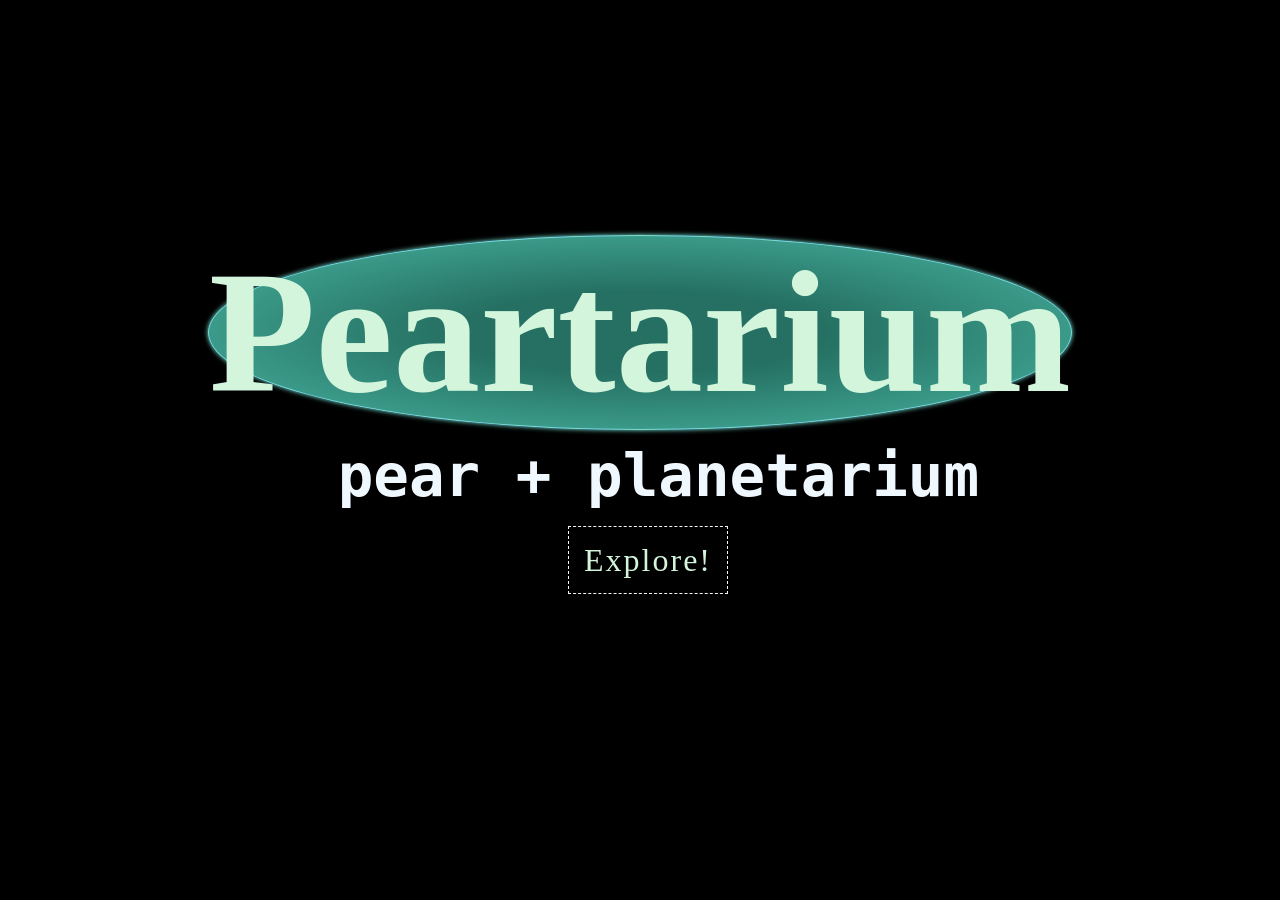
<file: index.html>
<!DOCTYPE html>
<html lang="en">
<head>
    <meta charset="UTF-8">
    <title>peartarium</title>
    <link rel="stylesheet" href="start.css">
    <link rel="icon" href="pear.png">
</head>
<body>
    <div class="title-box">
        <h1 id="title"><mark>Peartarium</mark></h1>
        <h4 id="explain">pear + planetarium</h4>
        <a href="planets.html" class="explore">Explore!</a>
    </div>
    
</body>
</html>
</file>
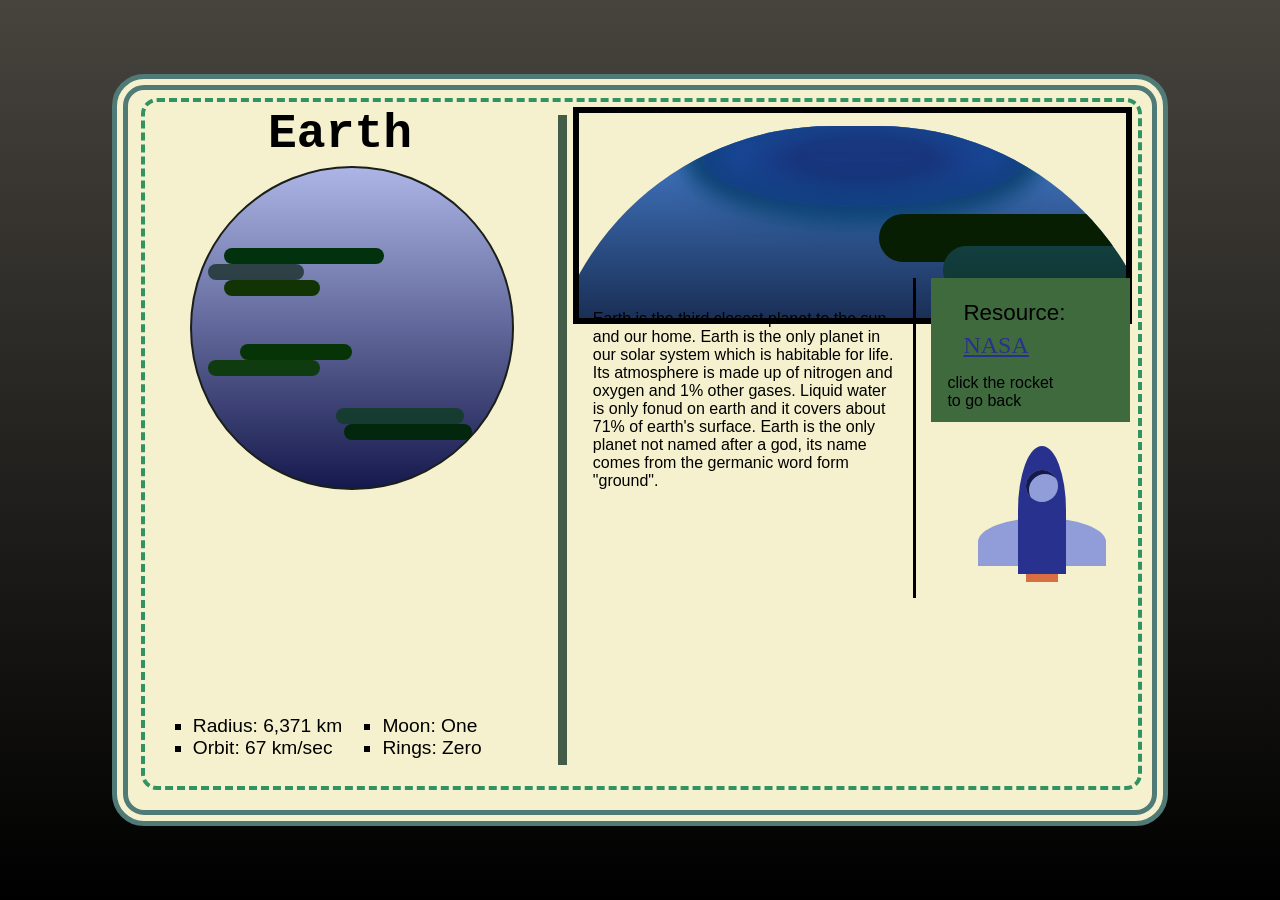
<file: earth.html>
<!DOCTYPE html>
<html lang="en">
<head>
    <meta charset="UTF-8">
    <title>venus</title>
    <link rel="stylesheet" href="earth.css">
    <link rel="icon" href="pear.png">
</head>
<body>
    <div class="letter">
        <div class="letter-wrap">
            <aside class="side">
            <h2>Earth</h2>
            <div class="earth">
                <div id="h1"></div>
                <div id="h2"></div>
                <div id="h3"></div>
                <div id="h4"></div>
            </div>
            </aside>
            <div class="facts">
                <ul>
                <li>Radius: 6,371 km</li>
                <li>Orbit: 67 km/sec</li>
                <li>Moon: One</li>
                <li>Rings: Zero</li>
                </ul>
            </div>
            <div class="window">
                <div id="planet-view">
                    <div id="h5"></div>
                    <div id="h6"></div>
                </div>
            </div>
            <div class="text-wrap">
                <p id="text">Earth is the third closest planet to the sun and our home.
                    Earth is the only planet in our solar system which is habitable for life.
                    Its atmosphere is made up of nitrogen and oxygen and 1% other gases.
                    Liquid water is only fonud on earth and it covers about 71% of earth's surface.
                    Earth is the only planet not named after a god, its name comes from the germanic word form "ground".
                </p>
            </div>
            <div class="src-box">
            <p style="font-size: 1.4rem; position: absolute; left: 2rem; order: -1; font-family: 'Lucida Sans Unicode', Geneva, Verdana, sans-serif;">Resource:</p>
            <a href="https://science.nasa.gov/earth/facts/" id="sources">NASA</a> 
            <p style="position: relative; top:5rem; left: 1rem; font-family:'Lucida Sans Unicode', Geneva, Verdana, sans-serif;">click the rocket <br> to go back</p>
            </div>
            <a href="planets.html">
            <div class="rocket-box">
                <div class="rocket"></div>
                <div class="wings"></div>
                <div class="fire"></div>
                <div class="rocket-window"></div>
            </div>
            </a>
        </div>
    </div>
</body>
</html>
</file>
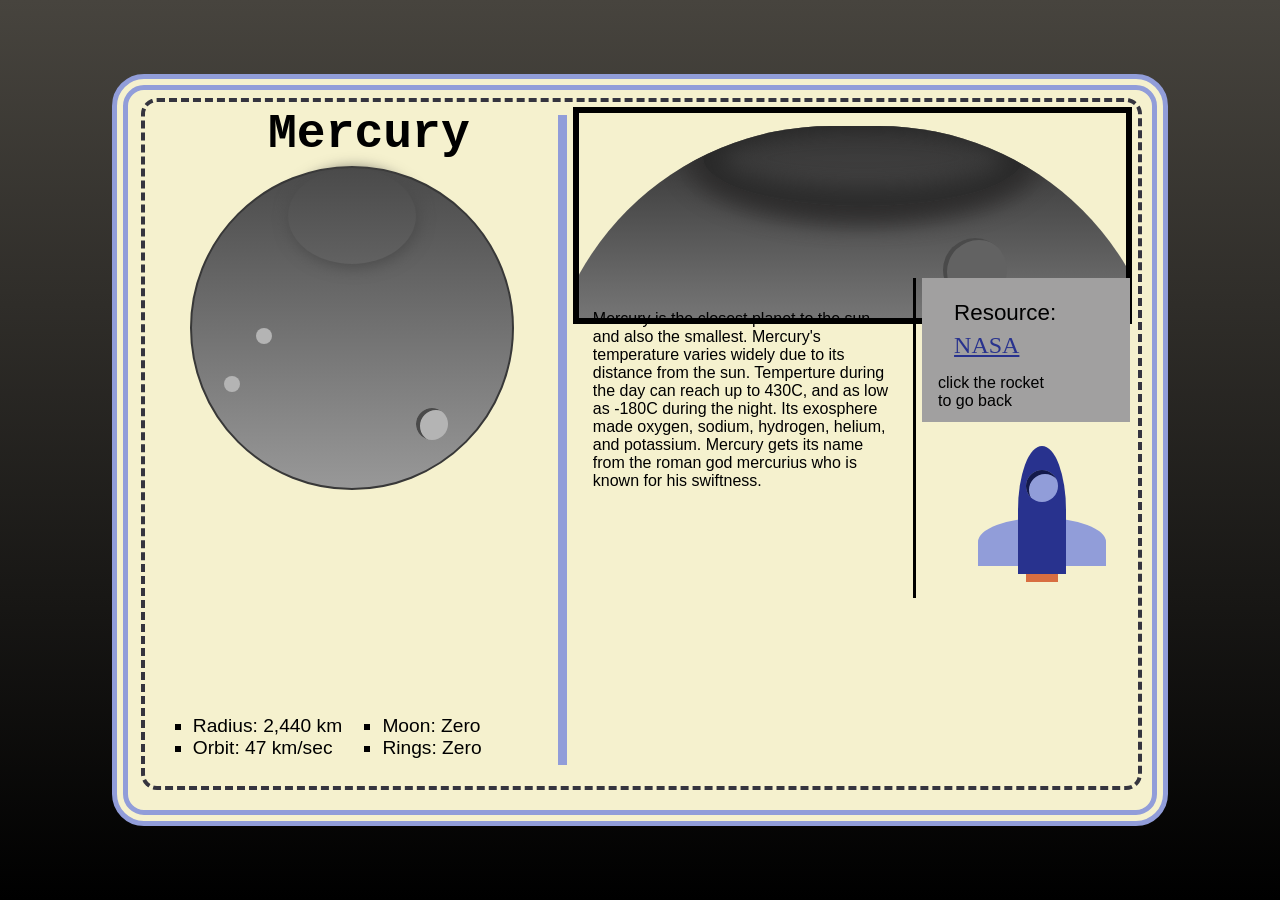
<file: mercury.html>
<!DOCTYPE html>
<html lang="en">
<head>
    <meta charset="UTF-8">
    <title>mercury</title>
    <link rel="stylesheet" href="mercury.css">
    <link rel="icon" href="pear.png">
</head>
<body>
    <div class="letter">
        <div class="letter-wrap">
            <aside class="side">
            <h2>Mercury</h2>
            <div class="mercury">
                <div id="h1"></div>
                <div id="h2"></div>
                <div id="h3"></div>
                <div id="h4"></div>
            </div>
            </aside>
            <div class="facts">
                <ul>
                <li>Radius: 2,440 km</li>
                <li>Orbit: 47 km/sec</li>
                <li>Moon: Zero</li>
                <li>Rings: Zero</li>
                </ul>
            </div>
            <div class="window">
                <div id="planet-view">
                    <div id="h5"></div>
                    <div id="h6"></div>
                </div>
            </div>
            <div class="text-wrap">
                <p id="text">Mercury is the closest planet to the sun and also the smallest.
                    Mercury's temperature varies widely due to its distance from the sun. 
                    Temperture during the day can reach up to 430C, and as low as -180C during the night.
                    Its exosphere made oxygen, sodium, hydrogen, helium, and potassium.
                    Mercury gets its name from the roman god mercurius who is known for his swiftness. 
                </p>
            </div>
            <div class="src-box">
            <p style="font-size: 1.4rem; position: absolute; left: 2rem; order: -1; font-family: 'Lucida Sans Unicode', Geneva, Verdana, sans-serif;">Resource:</p>
            <a href="https://science.nasa.gov/mercury/facts/" id="sources">NASA</a> 
            <p style="position: relative; top:5rem; left: 1rem; font-family:'Lucida Sans Unicode', Geneva, Verdana, sans-serif;">click the rocket <br> to go back</p>
            </div>
            <a href="planets.html">
            <div class="rocket-box">
                <div class="rocket"></div>
                <div class="wings"></div>
                <div class="fire"></div>
                <div class="rocket-window"></div>
            </div>
            </a>
        </div>
    </div>
</body>
</html>
</file>
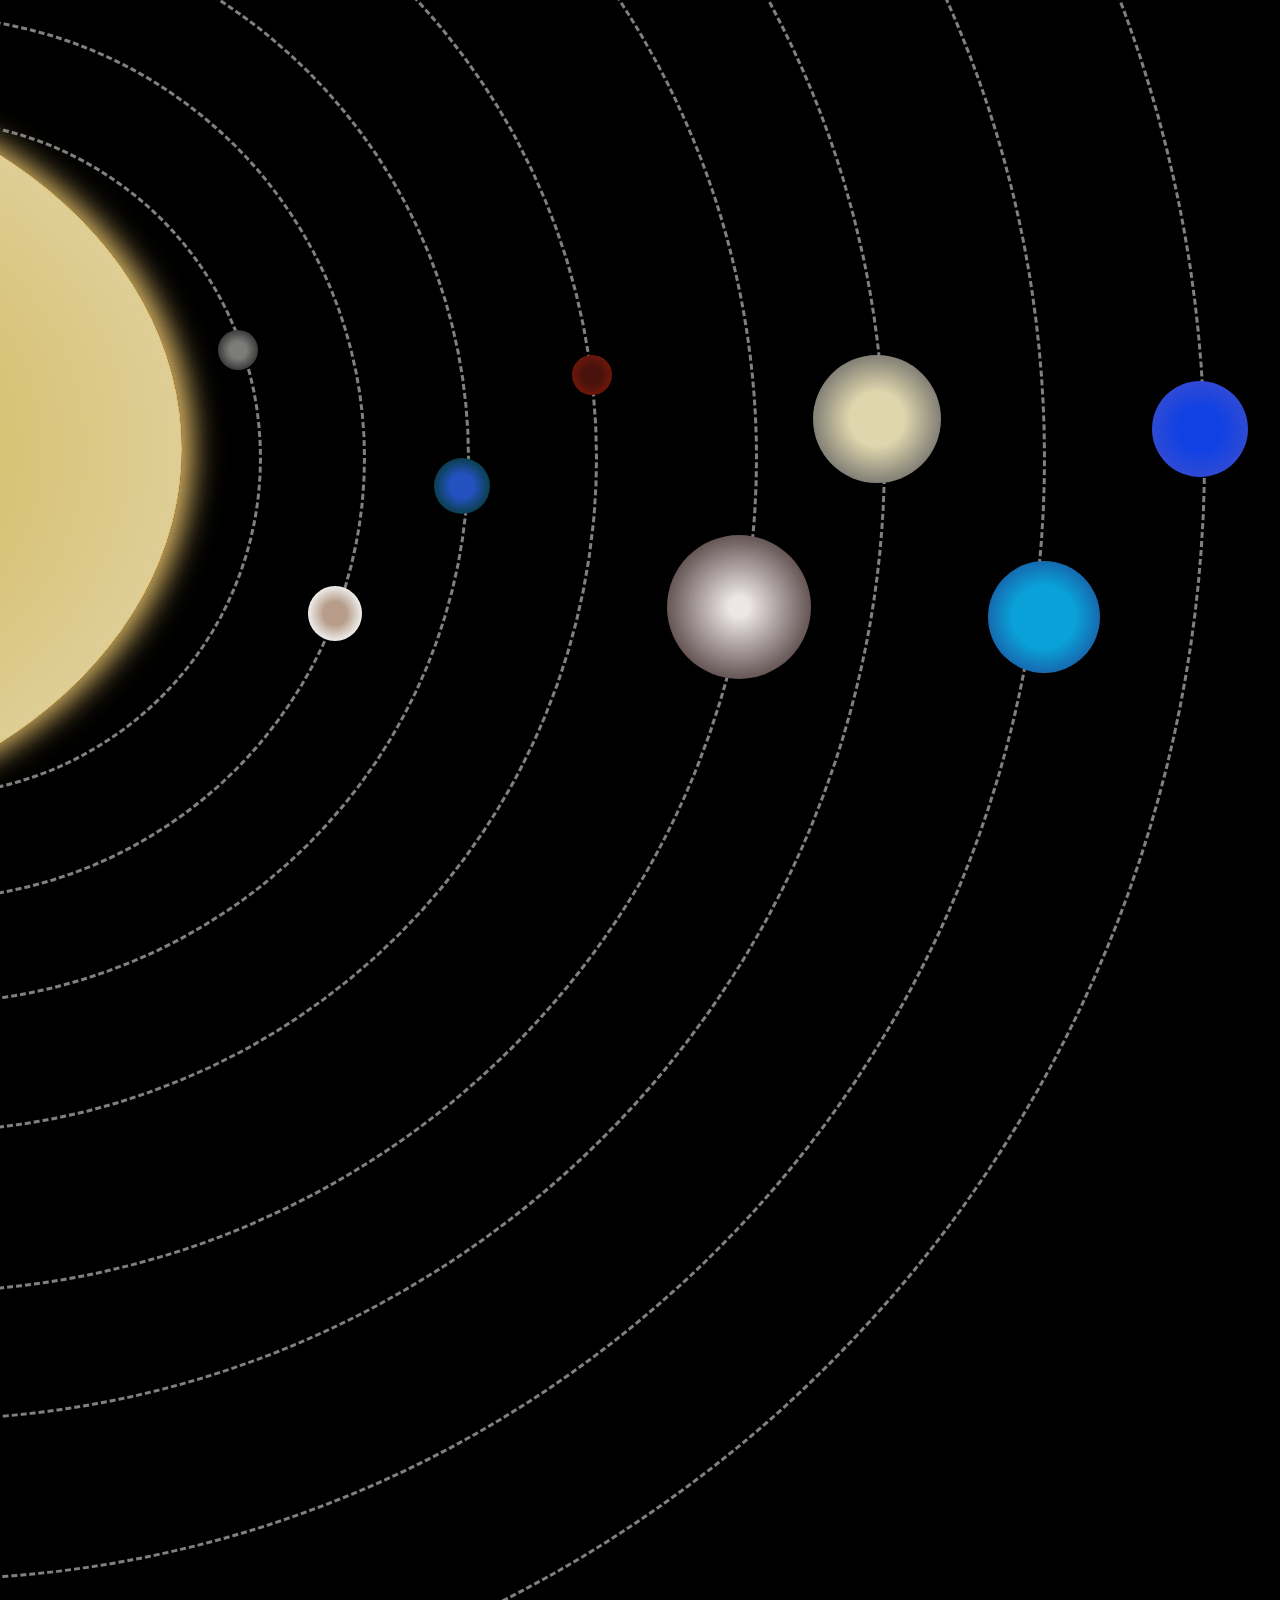
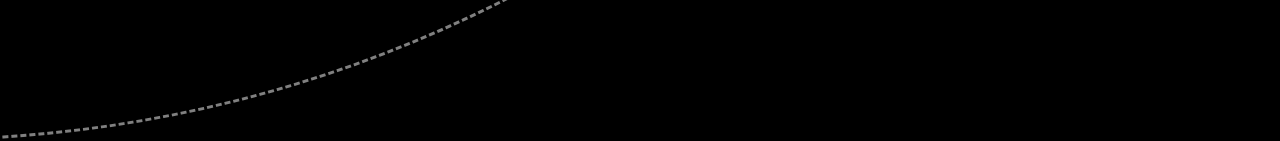
<file: planets.html>
<!DOCTYPE html>
<html lang="en">
<head>
    <meta charset="UTF-8">
    <title>Explore planets</title>
    <link rel="icon" href="pear.png">
    <link rel="stylesheet" href="style.css">
</head>
<body>
    <div class="system">
        <div class="sun"><div class="infowrap"><div id="infobox"></div></div></div> 
        <ol class="orbits"> 
            <li id="mercury-or"></li>
            <li id="venus-or"></li>
            <li id="earth-or"></li>
            <li id="mars-or"></li>
            <li id="jupiter-or"></li>
            <li id="saturn-or"></li>
            <li id="uranus-or"></li>
            <li id="neptune-or"></li>
        </ol>
        <a href="mercury.html">
        <div id="mercury"></div>
        </a>
        <a href="venus.html">
        <div id="venus"></div>
        </a>
        <a href="earth.html">
        <div id="earth"></div>
        </a>
        <div id="mars"></div>
        <div id="jupiter"></div>
        <div id="saturn"></div>
        <div id="uranus"></div>
        <div id="neptune"></div>
    </div>
    
</body>
</html>
</file>
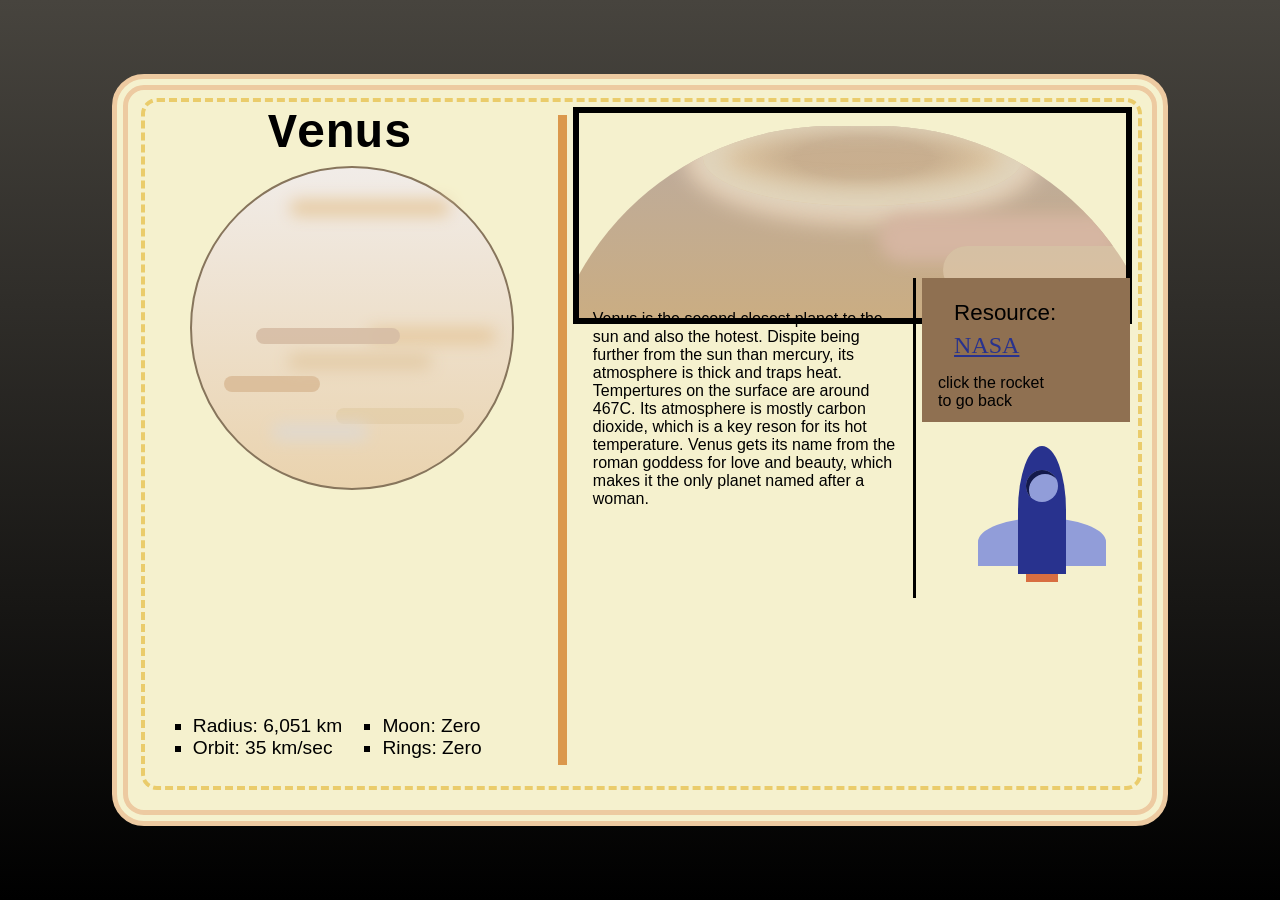
<file: venus.html>
<!DOCTYPE html>
<html lang="en">
<head>
    <meta charset="UTF-8">
    <title>venus</title>
    <link rel="stylesheet" href="venus.css">
    <link rel="icon" href="pear.png">
</head>
<body>
    <div class="letter">
        <div class="letter-wrap">
            <aside class="side">
            <h2>Venus</h2>
            <div class="venus">
                <div id="h1"></div>
                <div id="h2"></div>
                <div id="h3"></div>
                <div id="h4"></div>
            </div>
            </aside>
            <div class="facts">
                <ul>
                <li>Radius: 6,051 km</li>
                <li>Orbit: 35 km/sec</li>
                <li>Moon: Zero</li>
                <li>Rings: Zero</li>
                </ul>
            </div>
            <div class="window">
                <div id="planet-view">
                    <div id="h5"></div>
                    <div id="h6"></div>
                </div>
            </div>
            <div class="text-wrap">
                <p id="text">Venus is the second closest planet to the sun and also the hotest.
                    Dispite being further from the sun than mercury, its atmosphere is thick and traps heat. 
                    Tempertures on the surface are around 467C. 
                    Its atmosphere is mostly carbon dioxide, which is a key reson for its hot temperature.
                    Venus gets its name from the roman goddess for love and beauty, which makes it the only planet named after a woman. 
                </p>
            </div>
            <div class="src-box">
            <p style="font-size: 1.4rem; position: absolute; left: 2rem; order: -1; font-family: 'Lucida Sans Unicode', Geneva, Verdana, sans-serif;">Resource:</p>
            <a href="https://science.nasa.gov/venus/venus-facts/" id="sources">NASA</a> 
            <p style="position: relative; top:5rem; left: 1rem; font-family:'Lucida Sans Unicode', Geneva, Verdana, sans-serif;">click the rocket <br> to go back</p>
            </div>
            <a href="planets.html">
            <div class="rocket-box">
                <div class="rocket"></div>
                <div class="wings"></div>
                <div class="fire"></div>
                <div class="rocket-window"></div>
            </div>
            </a>
        </div>
    </div>
</body>
</html>
</file>
<file: start.css>
body{
    background-color: black;
    color: aliceblue;
    align-items: center;
    justify-content: center;
    margin: 0;
    padding: 0;
    box-sizing: border-box;
    height: 100vh;
    display: flex;
    
}

.title-box{
    width: fit-content;
    position: relative;
    margin: 0 auto;
    top: -40px;
    justify-content: center;
    align-items: center;
}

#title{
    margin-top: 0;
    font-size: clamp(2rem, 13vw + 0.5rem, 14rem);
    
}

#explain{
    font-family: monospace, verdana, sans-serif;
    font-size: clamp(2rem, 4vw + 0.5rem, 4rem);
    position: absolute;
    left:15%;
    top: 13rem;
    margin: 0;
    order: 1;
}

.explore{
    order: 2;
    position: relative;
    top:-0.5rem;
    left: 22.5rem;
    margin-top: 0;
    width: 11rem;
    height: 4.5rem;
    text-align: center;
    padding: 15px;
    border: 1.5px dashed aliceblue;
    background: transparent;
    color: rgb(210, 245, 220);
    font-size: 2rem;
    letter-spacing: 2px;
    transition-duration: 0.4s;
    text-decoration: none;
}

.explore:hover{
    cursor: pointer;
    background-color: rgba(37, 112, 98, 0.744);
    box-shadow: 0 0 100px rgb(58, 153, 136),  0 0 200px rgb(58, 153, 136);
}

mark{
    background-color: blue;
    background-image: radial-gradient(rgb(37,112,98) 30%, rgb(58, 153, 136) 70%); 
    border-radius:100%;
    border: 1px solid rgb(124, 219, 208);
    box-shadow: 0px 0px 5px 0px #7ff8e2;
    color: rgb(210, 245, 220) ;
}
</file>
<file: earth.css>
body{
    margin: 0;
    padding: 0;
    box-sizing: border-box;
    height: 100vh;
    display: flex;
    align-items: center;
     background-image: linear-gradient(0deg, #000 0%, rgb(71, 68, 62) 100%);
}

.letter{
    background-color: rgb(245, 241, 206);
    margin:0 auto;
    width: 80%;
    height: 80%;
    border: 1rem double rgb(80, 122, 118);
    border-radius: 2rem;
    position: relative;
}

.letter-wrap{
    position: absolute;
    border: 0.3rem dashed rgb(50, 146, 98);
    width: 97%;
    height: 95%;
    top: 0.5rem;
    left: 0.8rem;
    border-radius: 1rem;
}

aside{
    position: absolute;
    left: 1rem;
    top: 0.8rem;
    height: 95%;
    width: 40%;
    border-right:0.6rem solid rgb(67, 92, 72) ;
    
}

h2{
    font-family: 'Courier New', Courier, monospace;
    font-size: 3rem;
    position: absolute;
    margin-left: 27%;
    top: -3rem;
   
}

.earth{
    border: 2px solid rgb(26, 31, 25);
    background-image: linear-gradient(0deg, #16194d 0%, #acb5e6 100%);
    aspect-ratio: 1/1;
    width: 20rem;
    border-radius: 50%;
    position: absolute;
    left: 1.8rem;
    top: 3.2rem;
}

#h1{
    background-color: #0e3b21cb;
    width: 8rem;
    height: 1rem;
    border-radius: 2rem;
    position: absolute;
    top: 15rem;
    left: 9rem;
    box-shadow: #02270d 0.5rem 1rem ;
}

#h2{
    
    background-color: #0d2617b3;
    width: 6rem;
    height: 1rem;
    border-radius: 2rem;
    position: absolute;
    top: 6rem;
    left: 1rem;
    box-shadow: #123404 1rem 1rem ;
}

#h3{
    background-color: #093905ea;
    width: 7rem;
    height: 1rem;
    border-radius: 2rem;
    position: absolute;
    top: 12rem;
    left: 1rem;
    box-shadow: #063406 2rem -1rem ;
}

#h4{
    background-image: radial-gradient(#013911df 30%);
    width: 10rem;
    height: 1rem;
    border-radius: 2rem;
    position: absolute;
    top: 4rem;
    left: 3rem;
    box-shadow: #01310d -1rem 1rem;
}



ul{
    column-count: 2;
    column-gap: 1.2rem;
    list-style-type: square;
    row-gap: 0.5rem;
}

.facts{
    font-family:'Lucida Sans Unicode', Geneva, Verdana, sans-serif;
    position: absolute;
    left: 0.5rem;
    bottom: 0.5rem;
    width: 25rem;
    height: fit-content;
    font-size: 1.2rem;
    color: black;
    order: 3;
}

.window{
    position: relative;
    float: right;
    width: 55%;
    height: 30%;
    right: .4rem;
    top:0.3rem ;
    border: 0.4rem solid black;
    overflow: hidden;

}

#planet-view{
    position: absolute;
    width: 39rem;
    height: 18rem;
    left:-2.3rem ;
    border-radius: 18rem 18rem 0 0 ;
    top: 0.8rem;
    background-image: linear-gradient(0deg, #020618 0%, #4881d2 100%);;
    overflow: hidden;
}



#h5{
     background-image: radial-gradient(#0c246bc4 30%, #07419dab 70%);
    width: 20rem;
    height: 6rem;
    border-radius: 50%;
    position: absolute;
    top: -1rem;
    left: 10rem;
    box-shadow: #123b78b8 0 0 20px 20px inset, #123b78 0 0 20px 2px , #124b78 0 0 20px 20px;
}

#h6{
    content: "";
    background-color: #03340b91;
    width: 15rem;
    height: 3rem;
    border-radius: 2rem;
    position: absolute;
    top: 7.5rem;
    left: 25rem;
    box-shadow: #071e03 -4rem -2rem ;
}

.text-wrap{
    width: 19rem;
    height: 18rem;
    position: absolute;
    border-right: 0.2rem solid black;
    top: 11rem;
    left: 27rem;
    padding: 1rem;
    
}

#text{
    font-size: 1rem;
    font-family:'Lucida Sans Unicode', Geneva, Verdana, sans-serif;
}

.src-box{
background-color: #3f6a3e;
position: absolute;
top: 11rem;
right: 0.5rem;
width: 20%;
height: 9rem;
justify-content: center;

}

#sources{
    font-size: 1.5rem;
    justify-self: center;
    position: absolute;
    left: 2rem;
    top: 3.4rem;
    color: rgb(40, 50, 142);
}

.rocket-box{

    position: absolute;
    width:10rem;
    height: 10rem;
   right: 1rem;
    top: 20.5rem;
}

.rocket{
    background-color: rgb(40, 50, 142);
    height: 8rem;
    position: relative;
    top: 1rem;
    border-radius: 50% 50% 0 0;
    left: 3.5rem;
    width: 3rem;
    z-index: 3;
}
.wings{
background-color: rgb(145, 157, 217);
height: 3rem;
width: 8rem;
position: relative;
top:-2.5rem;
left: 1rem;
border-radius: 50% 50% 0 0;
z-index: 0;
}
.fire{
    content: "";
    background-color: #d86e41;
    height: 0.5rem;
    width: 2rem;
    position: relative;
    top: -2rem;
    left: 4rem;
    z-index: 5;
}

.rocket-window{
    background-color: rgb(145, 157, 217);
    aspect-ratio: 1/1;
    border-radius: 50%;
    width: 2rem;
    position: relative;
    top: -9rem;
    left: 4rem;
    z-index: 9;
    box-shadow: rgb(19, 25, 75) inset 3px 4px;
}
</file>
<file: mercury.css>
body{
    margin: 0;
    padding: 0;
    box-sizing: border-box;
    height: 100vh;
    display: flex;
    align-items: center;
     background-image: linear-gradient(0deg, #000 0%, rgb(71, 68, 62) 100%);
}

.letter{
    background-color: rgb(245, 241, 206);
    margin:0 auto;
    width: 80%;
    height: 80%;
    border: 1rem double rgb(145, 157, 217);
    border-radius: 2rem;
    position: relative;
}

.letter-wrap{
    position: absolute;
    border: 0.3rem dashed rgb(53, 53, 63);
    width: 97%;
    height: 95%;
    top: 0.5rem;
    left: 0.8rem;
    border-radius: 1rem;
}

aside{
    position: absolute;
    left: 1rem;
    top: 0.8rem;
    height: 95%;
    width: 40%;
    border-right:0.6rem solid rgb(145, 157, 217) ;
    
}

h2{
    font-family: 'Courier New', Courier, monospace;
    font-size: 3rem;
    position: absolute;
    margin-left: 27%;
    top: -3rem;
   
}

.mercury{
    border: 2px solid rgb(56, 56, 56);
    background-image: linear-gradient(0deg, #989898 0%, #4a4a4a 100%);
    aspect-ratio: 1/1;
    width: 20rem;
    border-radius: 50%;
    position: absolute;
    left: 1.8rem;
    top: 3.2rem;
}

#h1{
    aspect-ratio: 1 / 1;
    background-color: #b4b4b4;
    width: 2rem;
    border-radius: 50%;
    position: absolute;
    top: 15rem;
    left: 14rem;
    box-shadow: #4a4a4a inset 4px 2px;
}

#h2{
    aspect-ratio: 1 / 1;
    background-color: #b4b4b4;
    width: 1rem;
    border-radius: 50%;
    position: absolute;
    top: 13rem;
    left: 2rem;
    
}

#h3{
    aspect-ratio: 1 / 1;
    background-color: #b4b4b4;
    width: 1rem;
    border-radius: 50%;
    position: absolute;
    top: 10rem;
    left: 4rem;
}

#h4{
    background-image: radial-gradient(#4a4a4a80 30%);
    width: 8rem;
    height: 6rem;
    border-radius: 50%;
    position: absolute;
    top: rem;
    left: 6rem;
    box-shadow: #4a4a4a 2px 2px 1rem ;
}



ul{
    column-count: 2;
    column-gap: 1.2rem;
    list-style-type: square;
    row-gap: 0.5rem;
}

.facts{
    font-family:'Lucida Sans Unicode', Geneva, Verdana, sans-serif;
    position: absolute;
    left: 0.5rem;
    bottom: 0.5rem;
    width: 25rem;
    height: fit-content;
    font-size: 1.2rem;
    color: black;
    order: 3;
}

.window{
    position: relative;
    float: right;
    width: 55%;
    height: 30%;
    right: .4rem;
    top:0.3rem ;
    border: 0.4rem solid black;
    overflow: hidden;

}

#planet-view{
    position: absolute;
    width: 39rem;
    height: 18rem;
    left:-2.3rem ;
    border-radius: 18rem 18rem 0 0 ;
    top: 0.8rem;
    background-image: linear-gradient(0deg, #989898 0%, #303030 100%);;
    overflow: hidden;
}



#h5{
     background-image: radial-gradient(#3d3c3c80 30%, #36363668 70%);
    width: 20rem;
    height: 6rem;
    border-radius: 50%;
    position: absolute;
    top: -1rem;
    left: 10rem;
    box-shadow: #242424b8 0 0 20px 20px inset, #2b2a2a 0 0 20px 2px , #343333 0 0 20px 20px;
}

#h6{
    aspect-ratio: 1 / 1;
    content: "";
    background-color: #626262;
    width: 4rem;
    border-radius: 50%;
    position: absolute;
    top: 7rem;
    left: 25rem;
    box-shadow: #4a4a4a inset 4px 2px;
}

.text-wrap{
    width: 19rem;
    height: 18rem;
    position: absolute;
    border-right: 0.2rem solid black;
    top: 11rem;
    left: 27rem;
    padding: 1rem;
    
}

#text{
    font-size: 1rem;
    font-family:'Lucida Sans Unicode', Geneva, Verdana, sans-serif;
}

.src-box{
background-color: #a1a0a0;
position: absolute;
top: 11rem;
right: 0.5rem;
width: 13rem;
height: 9rem;
justify-content: center;

}

#sources{
    font-size: 1.5rem;
    justify-self: center;
    position: absolute;
    left: 2rem;
    top: 3.4rem;
    color: rgb(40, 50, 142);
}

.rocket-box{

    position: absolute;
    width:10rem;
    height: 10rem;
   right: 1rem;
    top: 20.5rem;
}

.rocket{
    background-color: rgb(40, 50, 142);
    height: 8rem;
    position: relative;
    top: 1rem;
    border-radius: 50% 50% 0 0;
    left: 3.5rem;
    width: 3rem;
    z-index: 3;
}
.wings{
background-color: rgb(145, 157, 217);
height: 3rem;
width: 8rem;
position: relative;
top:-2.5rem;
left: 1rem;
border-radius: 50% 50% 0 0;
z-index: 0;
}
.fire{
    content: "";
    background-color: #d86e41;
    height: 0.5rem;
    width: 2rem;
    position: relative;
    top: -2rem;
    left: 4rem;
    z-index: 5;
}

.rocket-window{
    background-color: rgb(145, 157, 217);
    aspect-ratio: 1/1;
    border-radius: 50%;
    width: 2rem;
    position: relative;
    top: -9rem;
    left: 4rem;
    z-index: 9;
    box-shadow: rgb(19, 25, 75) inset 3px 4px;
}
</file>
<file: style.css>
body{
    background-color: black;
    color: ghostwhite;
    margin: 0;
    padding: 0;
    box-sizing: border-box;
    height: 100vh;
    display: flex;
    align-items: center;
    overflow: hidden;
}
.system{
    float: left;
    position: relative;
    width: fit-content;
    top: 0.5rem;
}
@keyframes spin{
    0%{
        transform: scale(1)
    }
    50%{
        transform: scale(1.03,1.03)
    }
    100%{
        transform: scale(1)
    }
    ;
}
.sun{
    position: absolute;
    left: -33%;
    float: left;
    background-image: radial-gradient(rgb(211, 186, 97) 30%, rgb(222, 206, 149) 70%);
    border: 1px solid #eac46d;
    height: 30%;
    width: 40%;
    margin-top: 34.6%;
    align-items: center;
    border-radius: 100%;
    box-shadow: 10px 0 30px #eac46d;
    animation-name: spin;
    animation-duration: 2s;
    animation-iteration-count: infinite;
}


.infowrap{
    width: 0%;
    height: 0%;
    position: relative;
    top: -21rem;
    right: 80rem;
}

#infobox{
    width: 27rem;
    height: 12rem;
    background-color: rgba(61, 67, 65, 0.653);
    position: absolute;
    top: 0;
    right: 0;
    
}

.orbits{
    all:unset;
    display: grid;
    width: 100%;
    position: relative;
    left:-53%;
    color: gray;
}

li{
  border: 3px dashed;
  border-radius: 50%;
  display: grid;
  grid-area: 1 / 1;
  place-self: center;
  width: var(--dis);
  
}

li:after{
    aspect-ratio: 1/1;
    border-radius: 50%;
    content: '';
    display: block;
}

#mercury-or{
  --dis: 42rem;
 
}

#mercury{
    background-image: radial-gradient(rgb(123, 123, 121) 30%, rgb(60, 60, 60) 70%);;
    aspect-ratio: 1/1;
    width: 2.5rem;
    border-radius: 50%;
   position: absolute;
    margin-top:-55%;
    left: 8.5%;
}

#venus-or{
  --dis: 55rem;
  
}

#venus{
    background-image:radial-gradient(rgb(183, 157, 138) 30%, rgb(236, 236, 233) 70%);;
    aspect-ratio: 1/1;
    width: 3.4rem;
    border-radius: 50%;
    position: absolute;
    margin-top:-45%;
    left: 12%;
}

#earth-or{
  --dis: 68rem;  
  
}

#earth{
    background-image:radial-gradient(rgb(35, 82, 192) 30%, rgb(11, 63, 79) 70%);;
    aspect-ratio: 1/1;
    width: 3.5rem;
    border-radius: 50%;
    position: absolute;
    margin-top:-50%;
    left: 16.9%;
}
#mars-or{
  --dis: 84rem; 
  
}

#mars{
    background-image: radial-gradient(rgb(73, 17, 12) 30%, rgb(108, 23, 10) 70%);;
    aspect-ratio: 1/1;
    width: 2.5rem;
    border-radius: 50%;
    position: absolute;
    margin-top:-54%;
    left: 22.3%;
}

#jupiter-or{
  --dis: 104rem; 
  
}

#jupiter{
    background-image: radial-gradient(rgb(236, 230, 229) 10%, #675757 70%);;
    aspect-ratio: 1/1;
    width: 9rem;
    border-radius: 50%;
    position: absolute;
    margin-top:-47%;
    left: 26%;
}

#saturn-or{
  --dis: 120rem;  
}

#saturn{
    background-image: radial-gradient(rgb(223, 214, 173) 30%, rgb(132, 129, 118) 70%);
    aspect-ratio: 1/1;
    width: 8rem;
    border-radius: 50%;
    position: absolute;
    margin-top:-54%;
    left: 31.7%;
}

#uranus-or{
  --dis: 140rem;  
}

#uranus{
    background-image: radial-gradient(rgb(9, 161, 216) 40%, rgb(22, 107, 176) 70%);;
    aspect-ratio: 1/1;
    width: 7rem;
    border-radius: 50%;
    position: absolute;
    margin-top:-46%;
    left: 38.5%;
}

#neptune-or{
  --dis: 160em;  
}

#neptune{
    background-image: radial-gradient(rgb(16, 65, 228) 30%, rgb(46, 74, 213) 70%);;
    aspect-ratio: 1/1;
    width: 6rem;
    border-radius: 50%;
    position: absolute;
    margin-top:-53%;
    left: 44.9%;
}
</file>
<file: venus.css>
body{
    margin: 0;
    padding: 0;
    box-sizing: border-box;
    height: 100vh;
    display: flex;
    align-items: center;
     background-image: linear-gradient(0deg, #000 0%, rgb(71, 68, 62) 100%);
}

.letter{
    background-color: rgb(245, 241, 206);
    margin:0 auto;
    width: 80%;
    height: 80%;
    border: 1rem double rgb(237, 202, 161);
    border-radius: 2rem;
    position: relative;
}

.letter-wrap{
    position: absolute;
    border: 0.3rem dashed rgb(234, 204, 107);
    width: 97%;
    height: 95%;
    top: 0.5rem;
    left: 0.8rem;
    border-radius: 1rem;
}

aside{
    position: absolute;
    left: 1rem;
    top: 0.8rem;
    height: 95%;
    width: 40%;
    border-right:0.6rem solid rgb(219, 152, 76) ;
    
}

h2{
    font-family: 'Courier New', Courier, monospace;
    font-size: 3rem;
    position: absolute;
    margin-left: 27%;
    top: -3rem;
   
}

.venus{
    border: 2px solid rgb(135, 117, 92);
    background-image: linear-gradient(0deg, #ead3ae 0%, #f1ece8 100%);
    aspect-ratio: 1/1;
    width: 20rem;
    border-radius: 50%;
    position: absolute;
    left: 1.8rem;
    top: 3.2rem;
}

#h1{
    background-color: #e2cca6ad;
    width: 8rem;
    height: 1rem;
    border-radius: 2rem;
    position: absolute;
    top: 15rem;
    left: 9rem;
    box-shadow: #e6caa1 2rem -5rem 1rem ;
}

#h2{
    
    background-color: #d6b48eb3;
    width: 6rem;
    height: 1rem;
    border-radius: 2rem;
    position: absolute;
    top: 13rem;
    left: 2rem;
    box-shadow: #dfd9d1 3rem 3rem 1rem ;
}

#h3{
    background-color: #d7bea6ea;
    width: 9rem;
    height: 1rem;
    border-radius: 2rem;
    position: absolute;
    top: 10rem;
    left: 4rem;
    box-shadow: #e3cba6 2rem 1.6rem 1rem ;
}

#h4{
    background-image: radial-gradient(#ae7f4aaa 30%);
    width: 10rem;
    height: 1rem;
    border-radius: 2rem;
    position: absolute;
    top: 4rem;
    left: 6rem;
    box-shadow: #e6caa1 2px -2rem 1rem ;
}



ul{
    column-count: 2;
    column-gap: 1.2rem;
    list-style-type: square;
    row-gap: 0.5rem;
}

.facts{
    font-family:'Lucida Sans Unicode', Geneva, Verdana, sans-serif;
    position: absolute;
    left: 0.5rem;
    bottom: 0.5rem;
    width: 25rem;
    height: fit-content;
    font-size: 1.2rem;
    color: black;
    order: 3;
}

.window{
    position: relative;
    float: right;
    width: 55%;
    height: 30%;
    right: .4rem;
    top:0.3rem ;
    border: 0.4rem solid black;
    overflow: hidden;

}

#planet-view{
    position: absolute;
    width: 39rem;
    height: 18rem;
    left:-2.3rem ;
    border-radius: 18rem 18rem 0 0 ;
    top: 0.8rem;
    background-image: linear-gradient(0deg, #d2ae74 0%, #bbab9f 100%);;
    overflow: hidden;
}



#h5{
     background-image: radial-gradient(#d3b28480 30%, #fae1b1ab 70%);
    width: 20rem;
    height: 6rem;
    border-radius: 50%;
    position: absolute;
    top: -1rem;
    left: 10rem;
    box-shadow: #ded6c2b8 0 0 20px 20px inset, #ded6c2 0 0 20px 2px , #e2ccb3 0 0 20px 20px;
}

#h6{
    content: "";
    background-color: #f4e1cb5d;
    width: 15rem;
    height: 3rem;
    border-radius: 2rem;
    position: absolute;
    top: 7.5rem;
    left: 25rem;
    box-shadow: #d6b6a2 -4rem -2rem 1rem ;
}

.text-wrap{
    width: 19rem;
    height: 18rem;
    position: absolute;
    border-right: 0.2rem solid black;
    top: 11rem;
    left: 27rem;
    padding: 1rem;
    
}

#text{
    font-size: 1rem;
    font-family:'Lucida Sans Unicode', Geneva, Verdana, sans-serif;
}

.src-box{
background-color: #8f7051;
position: absolute;
top: 11rem;
right: 0.5rem;
width: 13rem;
height: 9rem;
justify-content: center;

}

#sources{
    font-size: 1.5rem;
    justify-self: center;
    position: absolute;
    left: 2rem;
    top: 3.4rem;
    color: rgb(40, 50, 142);
}

.rocket-box{

    position: absolute;
    width:10rem;
    height: 10rem;
   right: 1rem;
    top: 20.5rem;
}

.rocket{
    background-color: rgb(40, 50, 142);
    height: 8rem;
    position: relative;
    top: 1rem;
    border-radius: 50% 50% 0 0;
    left: 3.5rem;
    width: 3rem;
    z-index: 3;
}
.wings{
background-color: rgb(145, 157, 217);
height: 3rem;
width: 8rem;
position: relative;
top:-2.5rem;
left: 1rem;
border-radius: 50% 50% 0 0;
z-index: 0;
}
.fire{
    content: "";
    background-color: #d86e41;
    height: 0.5rem;
    width: 2rem;
    position: relative;
    top: -2rem;
    left: 4rem;
    z-index: 5;
}

.rocket-window{
    background-color: rgb(145, 157, 217);
    aspect-ratio: 1/1;
    border-radius: 50%;
    width: 2rem;
    position: relative;
    top: -9rem;
    left: 4rem;
    z-index: 9;
    box-shadow: rgb(19, 25, 75) inset 3px 4px;
}
</file>
